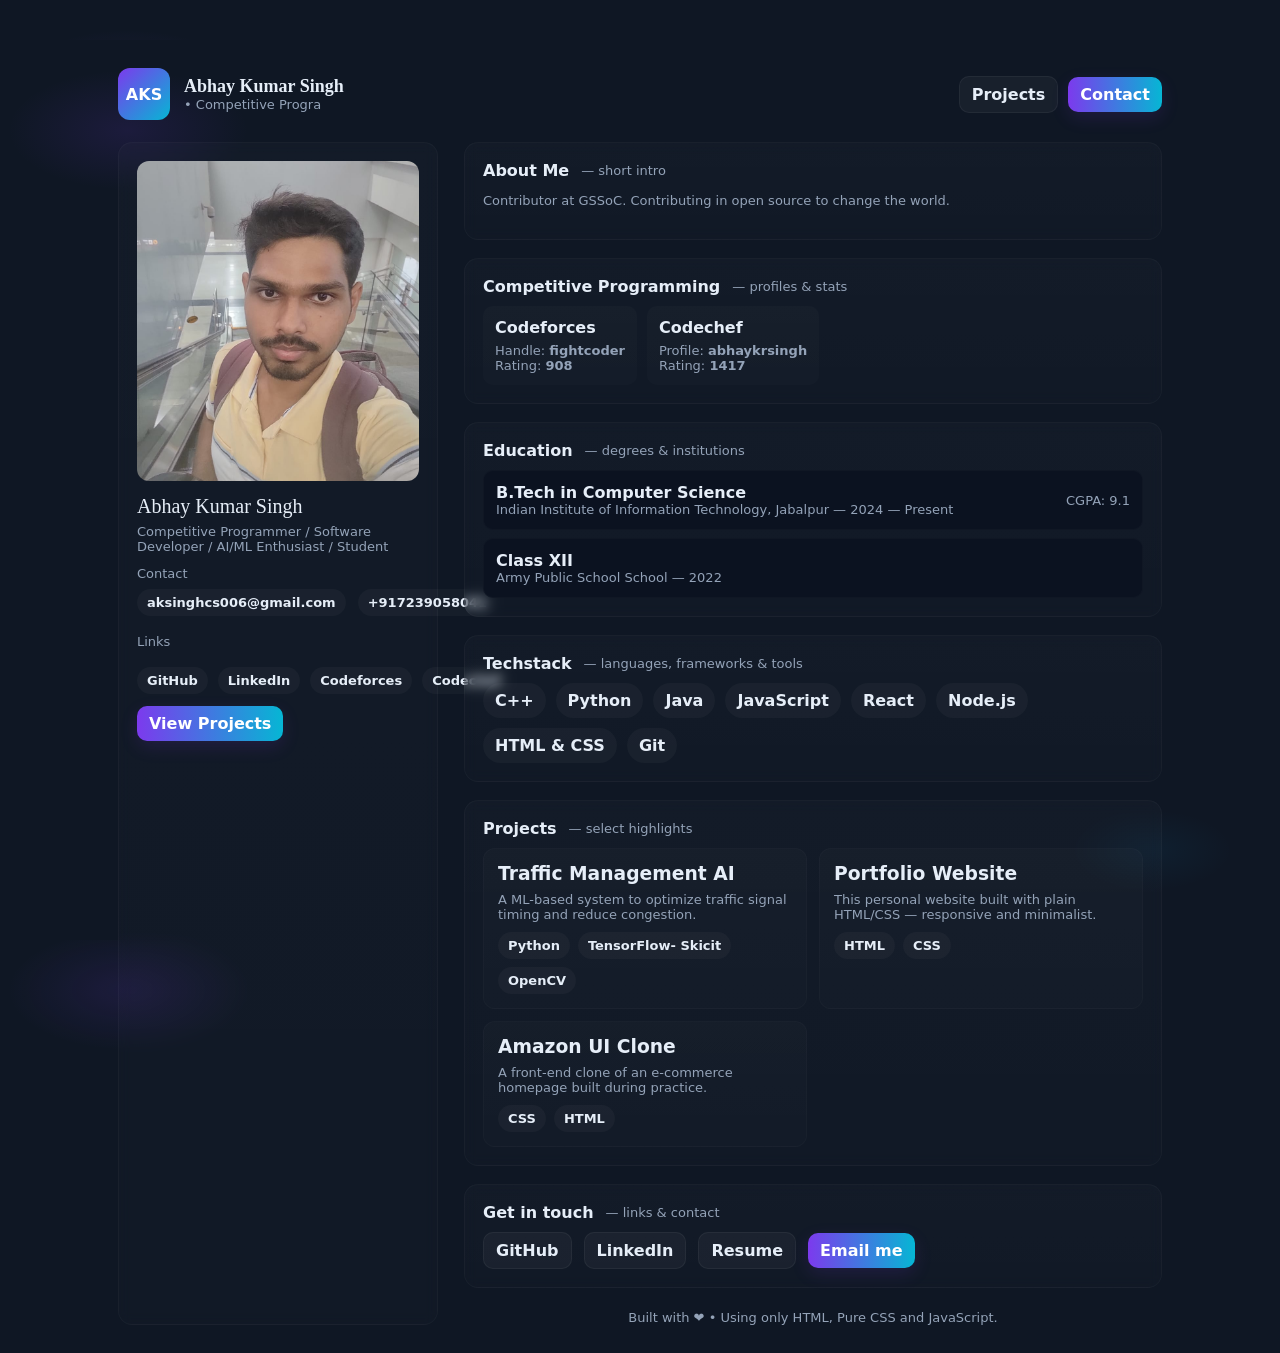
<file: index.html>
<!doctype html>
<html lang="en">
<head>
  <meta charset="utf-8" />
  <meta name="viewport" content="width=device-width,initial-scale=1" />
  <title>AKS — Portfolio</title>
  <link rel="stylesheet" href="web.css">
</head>
<body>
  <div class="container">
    <header>
      <div class="brand">
        <div class="logo">AKS</div>
        <div>
          <h1 id="nav_name">Abhay Kumar Singh</h1>
          <div class="muted"><!--Competitive Programmer • Developer • Student-->• <span id="typewriter" aria-hidden="true"></span><span class="typewriter-caret" aria-hidden="true"></span></div>
        </div>
      </div>
      <nav>
        <a class="btn" href="#projects">Projects</a>
        <!-- <a class="btn" href="#experience">Experience</a> -->
        <a class="btn primary" href="#contact">Contact</a>
      </nav>
    </header>

    <main>
      <!-- LEFT COLUMN -->
      <aside class="card">
        <img class="profile-photo" src="photo.jpg" alt="Your Photo (replace profile.jpg)">
        <div class="name">Abhay Kumar Singh</div>
        <div class="role">Competitive Programmer / Software Developer / AI/ML Enthusiast / Student</div>
        <div class="contact">
          <div class="muted">Contact</div>
          <div class="row">
            <div class="chip">aksinghcs006@gmail.com</div>
            <div class="chip">+917239058041</div>
          </div>

          <div class="muted" style="margin-top:10px">Links</div>
          <div class="socials">
            <a class="chip" href="https://github.com/abhay-006">GitHub</a>
            <a class="chip" href="https://www.linkedin.com/in/abhay-kumar-singh-117985354/">LinkedIn</a>
            <a class="chip" href="https://codeforces.com/profile/Fightcoder">Codeforces</a>
            <a class="chip" href="https://www.codechef.com/users/abhaykrsingh">Codechef</a>
          </div>

          <div style="margin-top:12px">
            <a class="btn primary" href="#projects">View Projects</a>
          </div>
        </div>
      </aside>

      <!-- RIGHT COLUMN -->
      <div>
        <section id="about" class="card">
          <div class="section-title"><h2>About Me</h2><div class="muted">— short intro</div></div>
          <p class="muted">Contributor at GSSoC. Contributing in open source to change the world.</p>
        </section>

        <section id="competitive" class="card">
          <div class="section-title"><h2>Competitive Programming</h2><div class="muted">— profiles & stats</div></div>
          <div class="cp-grid">
            <div class="platform">
              <strong>Codeforces</strong>
              <div class="muted" style="margin-top:6px">Handle: <span style="font-weight:700">fightcoder</span></div>
              <div class="muted">Rating: <span style="font-weight:700">908</span></div>
            </div>
            <div class="platform">
              <strong>Codechef</strong>
              <div class="muted" style="margin-top:6px">Profile: <span style="font-weight:700">abhaykrsingh</span></div>
              <div class="muted">Rating: <span style="font-weight:700">1417</span></div>
            </div>
          </div>
        </section>

        <section id="education" class="card">
          <div class="section-title"><h2>Education</h2><div class="muted">— degrees & institutions</div></div>
          <div class="edu">
            <div class="item">
              <div style="display:flex;justify-content:space-between;align-items:center">
                <div><strong>B.Tech in Computer Science</strong><div class="muted">Indian Institute of Information Technology, Jabalpur — 2024 — Present</div></div>
                <div class="muted">CGPA: 9.1</div>
              </div>
            </div>
            <div class="item">
              <div><strong>Class XII</strong><div class="muted">Army Public School School — 2022</div></div>
            </div>
          </div>
        </section>

        <section id="tech" class="card">
          <div class="section-title"><h2>Techstack</h2><div class="muted">— languages, frameworks & tools</div></div>
          <div class="techstack">
            <span class="skill">C++</span>
            <span class="skill">Python</span>
            <span class="skill">Java</span>
            <span class="skill">JavaScript</span>
            <span class="skill">React</span>
            <span class="skill">Node.js</span>
            <span class="skill">HTML & CSS</span>
            <span class="skill">Git</span>
          </div>
        </section>

        <section id="projects" class="card">
          <div class="section-title"><h2>Projects</h2><div class="muted">— select highlights</div></div>
          <div class="projects">
            <article class="project">
              <h3>Traffic Management AI</h3>
              <div class="muted">A ML-based system to optimize traffic signal timing and reduce congestion.</div>
              <div class="tags" style="margin-top:10px">
                <span class="chip">Python</span>
                <span class="chip">TensorFlow- Skicit</span>
                <span class="chip">OpenCV</span>
              </div>
            </article>

            <article class="project">
              <h3>Portfolio Website</h3>
              <div class="muted">This personal website built with plain HTML/CSS — responsive and minimalist.</div>
              <div class="tags" style="margin-top:10px">
                <span class="chip">HTML</span>
                <span class="chip">CSS</span>
              </div>
            </article>

            <article class="project">
              <h3>Amazon UI Clone</h3>
              <div class="muted">A front-end clone of an e-commerce homepage built during practice.</div>
              <div class="tags" style="margin-top:10px">
                <span class="chip">CSS</span>
                <span class="chip">HTML</span>
              </div>
            </article>

          </div>
        </section>
        <section id="contact" class="card">
          <div class="section-title"><h2>Get in touch</h2><div class="muted">— links & contact</div></div>
          <div class="row">
            <a class="btn" href="https://github.com/abhay-006">GitHub</a>
            <a class="btn" href="https://www.linkedin.com/in/abhay-kumar-singh-117985354/">LinkedIn</a>
            <a class="btn" href="#">Resume</a>
            <a class="btn primary" href="mailto:aksinghcs006@gmail.com">Email me</a>
          </div>
        </section>

        <footer>
          Built with ❤️ • Using only HTML, Pure CSS and JavaScript.
        </footer>
      </div>
    </main>
  </div>
  <div class="cursor-circle"></div>
  <!-- cursor tracker element and toast -->
  <div class="cursor-trail" id="cursorTrail" aria-hidden="true"></div>
  <div class="toast" id="toast">Copied to clipboard</div>
  <script src="script.js"></script>
</body>
</html>
</file>
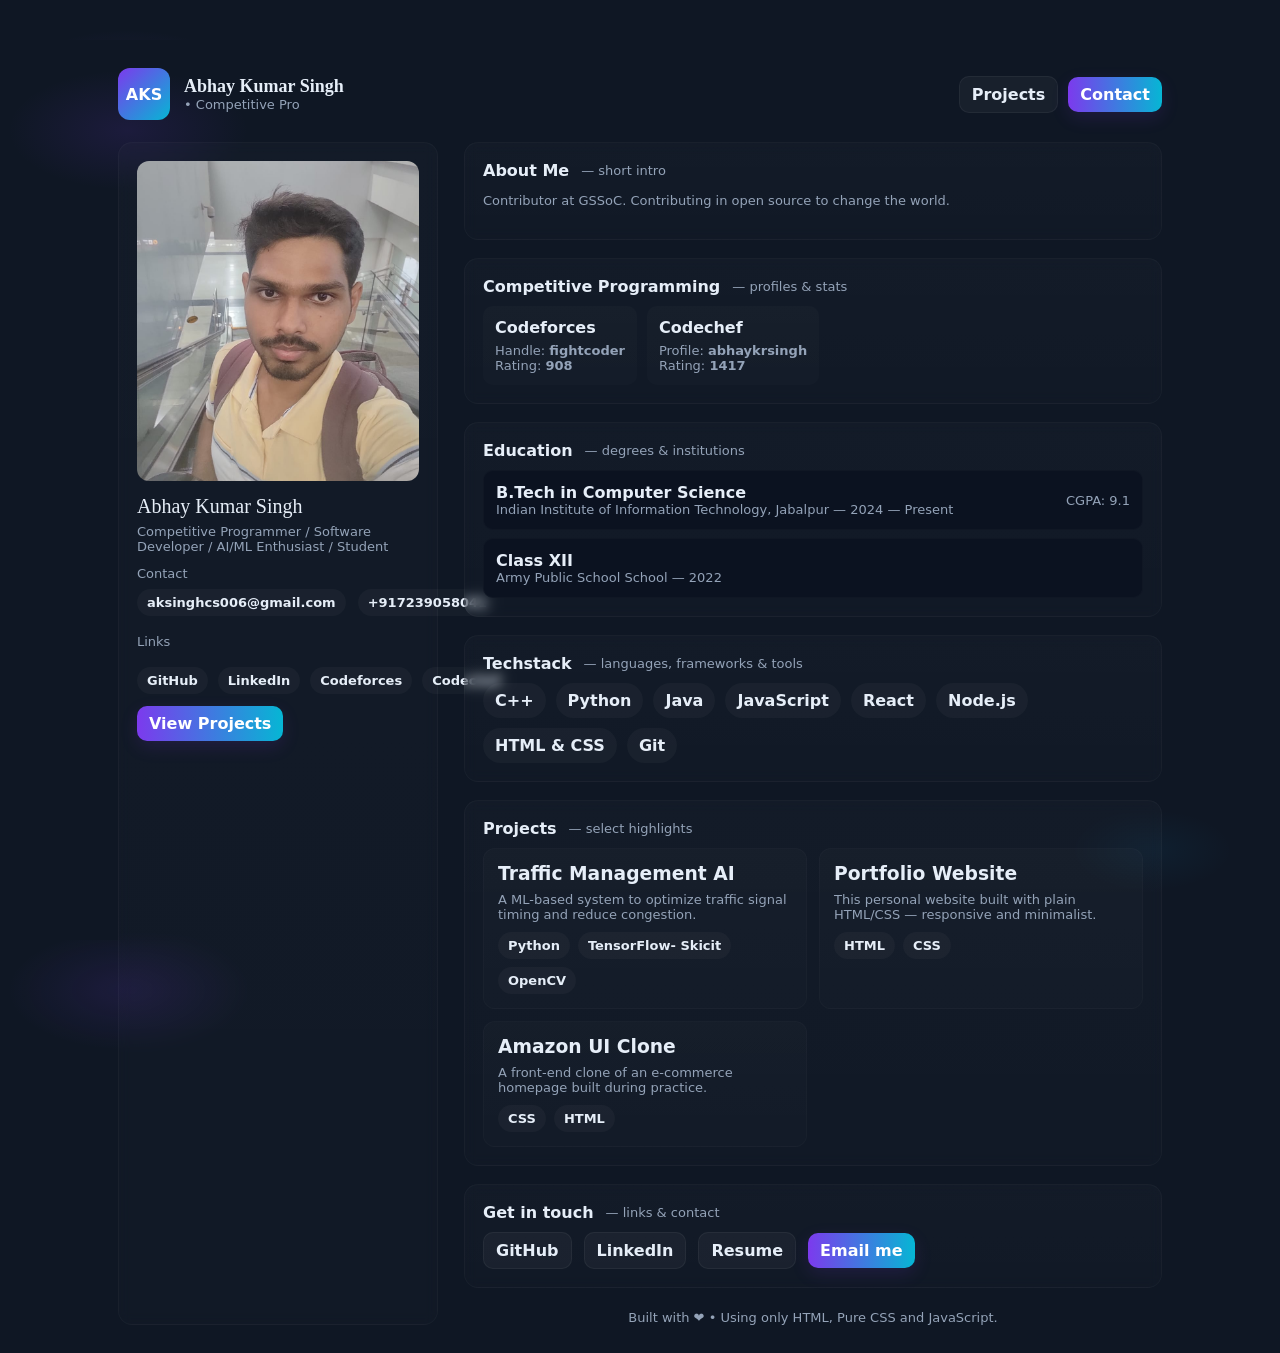
<file: portfolio.html>
<!doctype html>
<html lang="en">
<head>
  <meta charset="utf-8" />
  <meta name="viewport" content="width=device-width,initial-scale=1" />
  <title>AKS — Portfolio</title>
  <link rel="stylesheet" href="portfolio.css">
</head>
<body>
  <div class="container">
    <header>
      <div class="brand">
        <div class="logo">AKS</div>
        <div>
          <h1 id="nav_name">Abhay Kumar Singh</h1>
          <div class="muted"><!--Competitive Programmer • Developer • Student-->• <span id="typewriter" aria-hidden="true"></span><span class="typewriter-caret" aria-hidden="true"></span></div>
        </div>
      </div>
      <nav>
        <a class="btn" href="#projects">Projects</a>
        <!-- <a class="btn" href="#experience">Experience</a> -->
        <a class="btn primary" href="#contact">Contact</a>
      </nav>
    </header>

    <main>
      <!-- LEFT COLUMN -->
      <aside class="card">
        <img class="profile-photo" src="photo.jpg" alt="Your Photo (replace profile.jpg)">
        <div class="name">Abhay Kumar Singh</div>
        <div class="role">Competitive Programmer / Software Developer / AI/ML Enthusiast / Student</div>
        <div class="contact">
          <div class="muted">Contact</div>
          <div class="row">
            <div class="chip">aksinghcs006@gmail.com</div>
            <div class="chip">+917239058041</div>
          </div>

          <div class="muted" style="margin-top:10px">Links</div>
          <div class="socials">
            <a class="chip" href="https://github.com/abhay-006">GitHub</a>
            <a class="chip" href="https://www.linkedin.com/in/abhay-kumar-singh-117985354/">LinkedIn</a>
            <a class="chip" href="https://codeforces.com/profile/Fightcoder">Codeforces</a>
            <a class="chip" href="https://www.codechef.com/users/abhaykrsingh">Codechef</a>
          </div>

          <div style="margin-top:12px">
            <a class="btn primary" href="#projects">View Projects</a>
          </div>
        </div>
      </aside>

      <!-- RIGHT COLUMN -->
      <div>
        <section id="about" class="card">
          <div class="section-title"><h2>About Me</h2><div class="muted">— short intro</div></div>
          <p class="muted">Contributor at GSSoC. Contributing in open source to change the world.</p>
        </section>

        <section id="competitive" class="card">
          <div class="section-title"><h2>Competitive Programming</h2><div class="muted">— profiles & stats</div></div>
          <div class="cp-grid">
            <div class="platform">
              <strong>Codeforces</strong>
              <div class="muted" style="margin-top:6px">Handle: <span style="font-weight:700">fightcoder</span></div>
              <div class="muted">Rating: <span style="font-weight:700">908</span></div>
            </div>
            <div class="platform">
              <strong>Codechef</strong>
              <div class="muted" style="margin-top:6px">Profile: <span style="font-weight:700">abhaykrsingh</span></div>
              <div class="muted">Rating: <span style="font-weight:700">1417</span></div>
            </div>
          </div>
        </section>

        <section id="education" class="card">
          <div class="section-title"><h2>Education</h2><div class="muted">— degrees & institutions</div></div>
          <div class="edu">
            <div class="item">
              <div style="display:flex;justify-content:space-between;align-items:center">
                <div><strong>B.Tech in Computer Science</strong><div class="muted">Indian Institute of Information Technology, Jabalpur — 2024 — Present</div></div>
                <div class="muted">CGPA: 9.1</div>
              </div>
            </div>
            <div class="item">
              <div><strong>Class XII</strong><div class="muted">Army Public School School — 2022</div></div>
            </div>
          </div>
        </section>

        <section id="tech" class="card">
          <div class="section-title"><h2>Techstack</h2><div class="muted">— languages, frameworks & tools</div></div>
          <div class="techstack">
            <span class="skill">C++</span>
            <span class="skill">Python</span>
            <span class="skill">Java</span>
            <span class="skill">JavaScript</span>
            <span class="skill">React</span>
            <span class="skill">Node.js</span>
            <span class="skill">HTML & CSS</span>
            <span class="skill">Git</span>
          </div>
        </section>

        <section id="projects" class="card">
          <div class="section-title"><h2>Projects</h2><div class="muted">— select highlights</div></div>
          <div class="projects">
            <article class="project">
              <h3>Traffic Management AI</h3>
              <div class="muted">A ML-based system to optimize traffic signal timing and reduce congestion.</div>
              <div class="tags" style="margin-top:10px">
                <span class="chip">Python</span>
                <span class="chip">TensorFlow- Skicit</span>
                <span class="chip">OpenCV</span>
              </div>
            </article>

            <article class="project">
              <h3>Portfolio Website</h3>
              <div class="muted">This personal website built with plain HTML/CSS — responsive and minimalist.</div>
              <div class="tags" style="margin-top:10px">
                <span class="chip">HTML</span>
                <span class="chip">CSS</span>
              </div>
            </article>

            <article class="project">
              <h3>Amazon UI Clone</h3>
              <div class="muted">A front-end clone of an e-commerce homepage built during practice.</div>
              <div class="tags" style="margin-top:10px">
                <span class="chip">CSS</span>
                <span class="chip">HTML</span>
              </div>
            </article>

          </div>
        </section>
        <section id="contact" class="card">
          <div class="section-title"><h2>Get in touch</h2><div class="muted">— links & contact</div></div>
          <div class="row">
            <a class="btn" href="https://github.com/abhay-006">GitHub</a>
            <a class="btn" href="https://www.linkedin.com/in/abhay-kumar-singh-117985354/">LinkedIn</a>
            <a class="btn" href="#">Resume</a>
            <a class="btn primary" href="mailto:aksinghcs006@gmail.com">Email me</a>
          </div>
        </section>

        <footer>
          Built with ❤️ • Using only HTML, Pure CSS and JavaScript.
        </footer>
      </div>
    </main>
  </div>
  <div class="cursor-circle"></div>
  <!-- cursor tracker element and toast -->
  <div class="cursor-trail" id="cursorTrail" aria-hidden="true"></div>
  <div class="toast" id="toast">Copied to clipboard</div>
  <script src="script.js"></script>
</body>
</html>
</file>
<file: web.css>
:root{
      --bg:#0f1724; /* deep navy */
      --card:#0b1220;
      --muted:#94a3b8;
      --accent:#7c3aed; /* violet */
      --glass: rgba(255,255,255,0.04);
      --radius:14px;
      --max-width:1100px;
      color-scheme: dark;
    }
*{
    box-sizing:border-box
}
html,body{
    height:100%;
    margin:0;
    font-family:Inter, system-ui, -apple-system, 'Segoe UI', Roboto, 'Helvetica Neue', Arial; 
    background: radial-gradient(1200px 600px at 10% 10%, rgba(124,58,237,0.12), transparent 10%), radial-gradient(800px 400px at 90% 90%, rgba(14,165,233,0.06), transparent 10%), var(--bg);
    color:#e6eef8;
}

a{
    color:inherit;
    text-decoration:none
}
.container{
    max-width:var(--max-width);
    margin:40px auto;
    padding:28px
}

header{
    display:flex;
    align-items:center;
    justify-content:space-between;
    gap:16px;
    margin-bottom:22px;
}
.brand{
    display:flex;
    align-items:center;
    gap:14px
}
.logo{
    width:52px;
    height:52px;
    border-radius:12px;
    background:linear-gradient(135deg,var(--accent),#06b6d4);
    display:flex;
    align-items:center;
    justify-content:center;
    font-weight:700;
    color:white
}
.brand h1{
    font-family:Poppins, Inter;
    margin:0;
    font-size:18px;
    position: static;
}
nav{
    display:flex;
    gap:10px;
    align-items:center
}
.btn{
    padding:8px 12px;
    border-radius:10px;
    background:var(--glass);border:1px solid rgba(255,255,255,0.05);font-weight:600;cursor:pointer}
.btn.primary{
    background:linear-gradient(90deg,var(--accent),#06b6d4);
    color:white;
    border:none;
    box-shadow:0 6px 18px rgba(124,58,237,0.14)
}

main{
    display:grid;
    grid-template-columns:320px 1fr;
    gap:26px
}

.card{
    background:linear-gradient(180deg, rgba(255,255,255,0.02), rgba(255,255,255,0.01));
    padding:18px;
    border-radius:var(--radius);
    backdrop-filter: blur(6px);
    border:1px solid rgba(255,255,255,0.03)
}
.profile-photo{
    width:100%;
    height:320px;
    border-radius:12px;
    object-fit:cover;
    background:linear-gradient(180deg,#111827,#0b1220);
    display:block
}
.name{
    margin-top:14px;
    margin-bottom:6px;
    font-family:Poppins;
    font-size:20px
}
.role{
    color:var(--muted);
    font-size:13px;
    margin:0
}
.contact{
    margin-top:12px;
    display:flex;
    flex-direction:column;
    gap:8px
}
.socials{
    display:flex;
    gap:10px;
    margin-top:10px
}
.chip{
    display:inline-block;
    padding:6px 10px;
    border-radius:999px;
    background:rgba(255,255,255,0.03);
    font-weight:600;
    font-size:13px
}

section{
    margin-bottom:18px
}
.section-title{
    display:flex;
    align-items:center;
    gap:12px;
    margin-bottom:10px
}
.section-title h2{
    margin:0;
    font-size:16px
}
.muted{
    color:var(--muted);
    font-size:13px
}

.cp-grid{
    display:flex;
    flex-wrap:wrap;
    gap:10px
}
.platform{
    padding:12px;
    border-radius:10px;
    background:linear-gradient(180deg, rgba(255,255,255,0.02), rgba(255,255,255,0.01));
    min-width:140px
}

.edu{
    display:flex;
    flex-direction:column;
    gap:8px
}
.edu .item{
    padding:12px;
    border-radius:10px;
    background:var(--card);
    border:1px solid rgba(255,255,255,0.02)
}

.techstack{
    display:flex;
    flex-wrap:wrap;
    gap:10px
}
.skill{
    padding:8px 12px;
    border-radius:999px;
    background:rgba(255,255,255,0.03);
    font-weight:600
}

.projects{
    display:grid;
    grid-template-columns:repeat(auto-fill,minmax(240px,1fr));
    gap:12px
}
.project{
    padding:14px;
    border-radius:12px;
    background:linear-gradient(180deg, rgba(255,255,255,0.02), rgba(255,255,255,0.01));
    border:1px solid rgba(255,255,255,0.02)
}
.project h3{
    margin:0 0 8px 0
}
.tags{
    display:flex;
    gap:8px;
    flex-wrap:wrap
}

.timeline{
    display:flex;
    flex-direction:column;
    gap:10px
}
.exp{
    padding:12px;
    border-radius:10px;
    background:var(--card);
    border:1px solid rgba(255,255,255,0.02)
}

footer{
    margin-top:22px;
    text-align:center;
    color:var(--muted);
    font-size:13px
}

/* utility */
.row{
    display:flex;
    align-items:center;
    gap:12px
}

/* cursor tracker styles */
.cursor-trail{
    position: fixed;
    left: 0;
    top: 0;
    width: 28px;
    height: 28px;
    border-radius: 50%;
    pointer-events: none;
    transform: translate(-50%, -50%) scale(1);
    background: rgba(124,58,237,0.12);
    border: 2px solid rgba(124,58,237,0.5);
    transition: transform 120ms ease, width 120ms ease, height 120ms ease, background 120ms ease, opacity 200ms ease;
    z-index: 9999;
    mix-blend-mode: screen;
    opacity: 0;
    backdrop-filter: blur(2px);
}

.cursor-hidden {
    opacity: 0 !important;
}

/* toast for copy feedback */
.toast {
    position: fixed;
    right: 20px;
    bottom: 20px;
    background: rgba(17,24,39,0.95);
    color: #fff;
    padding: 10px 14px;
    border-radius: 8px;
    font-size: 13px;
    box-shadow: 0 8px 20px rgba(2,6,23,0.6);
    opacity: 0;
    transform: translateY(10px);
    transition: opacity 220ms ease, transform 220ms ease;
    z-index: 10000;
}
.toast.show{ 
    opacity: 1; 
    transform: translateY(0); 
}

/* responsive */
@media (max-width:900px){
main{
    grid-template-columns:1fr;
}
.profile-photo{
    height:260px
}
}

/* ---------------- sprinkle + ripple effect styles ---------------- */
.sprinkle {
    position: fixed;
    width: 6px;
    height: 6px;
    border-radius: 50%;
    pointer-events: none;
    animation: sprinkleAnim 600ms ease-out forwards;
    z-index: 9998;
}
@keyframes sprinkleAnim {
    from { transform: translate(0,0) scale(1); opacity: 1; }
    to   { transform: translate(var(--dx), var(--dy)) scale(0.5); opacity: 0; }
}
.ripple {
    position: fixed;
    border-radius: 50%;
    border: 2px solid var(--accent2);
    transform: translate(-50%, -50%);
    pointer-events: none;
    animation: rippleAnim 0.6s ease-out forwards;
    z-index: 9997;
}
@keyframes rippleAnim {
    from { width: 0; height: 0; opacity: 0.8; }
    to   { width: 150px; height: 150px; opacity: 0; }
}
</file>
<file: portfolio.css>
:root{
      --bg:#0f1724; /* deep navy */
      --card:#0b1220;
      --muted:#94a3b8;
      --accent:#7c3aed; /* violet */
      --glass: rgba(255,255,255,0.04);
      --radius:14px;
      --max-width:1100px;
      color-scheme: dark;
    }
*{
    box-sizing:border-box
}
html,body{
    height:100%;
    margin:0;
    font-family:Inter, system-ui, -apple-system, 'Segoe UI', Roboto, 'Helvetica Neue', Arial; 
    background: radial-gradient(1200px 600px at 10% 10%, rgba(124,58,237,0.12), transparent 10%), radial-gradient(800px 400px at 90% 90%, rgba(14,165,233,0.06), transparent 10%), var(--bg);
    color:#e6eef8;
}

a{
    color:inherit;
    text-decoration:none
}
.container{
    max-width:var(--max-width);
    margin:40px auto;
    padding:28px
}

header{
    display:flex;
    align-items:center;
    justify-content:space-between;
    gap:16px;
    margin-bottom:22px;
}
.brand{
    display:flex;
    align-items:center;
    gap:14px
}
.logo{
    width:52px;
    height:52px;
    border-radius:12px;
    background:linear-gradient(135deg,var(--accent),#06b6d4);
    display:flex;
    align-items:center;
    justify-content:center;
    font-weight:700;
    color:white
}
.brand h1{
    font-family:Poppins, Inter;
    margin:0;
    font-size:18px;
    position: static;
}
nav{
    display:flex;
    gap:10px;
    align-items:center
}
.btn{
    padding:8px 12px;
    border-radius:10px;
    background:var(--glass);border:1px solid rgba(255,255,255,0.05);font-weight:600;cursor:pointer}
.btn.primary{
    background:linear-gradient(90deg,var(--accent),#06b6d4);
    color:white;
    border:none;
    box-shadow:0 6px 18px rgba(124,58,237,0.14)
}

main{
    display:grid;
    grid-template-columns:320px 1fr;
    gap:26px
}

.card{
    background:linear-gradient(180deg, rgba(255,255,255,0.02), rgba(255,255,255,0.01));
    padding:18px;
    border-radius:var(--radius);
    backdrop-filter: blur(6px);
    border:1px solid rgba(255,255,255,0.03)
}
.profile-photo{
    width:100%;
    height:320px;
    border-radius:12px;
    object-fit:cover;
    background:linear-gradient(180deg,#111827,#0b1220);
    display:block
}
.name{
    margin-top:14px;
    margin-bottom:6px;
    font-family:Poppins;
    font-size:20px
}
.role{
    color:var(--muted);
    font-size:13px;
    margin:0
}
.contact{
    margin-top:12px;
    display:flex;
    flex-direction:column;
    gap:8px
}
.socials{
    display:flex;
    gap:10px;
    margin-top:10px
}
.chip{
    display:inline-block;
    padding:6px 10px;
    border-radius:999px;
    background:rgba(255,255,255,0.03);
    font-weight:600;
    font-size:13px
}

section{
    margin-bottom:18px
}
.section-title{
    display:flex;
    align-items:center;
    gap:12px;
    margin-bottom:10px
}
.section-title h2{
    margin:0;
    font-size:16px
}
.muted{
    color:var(--muted);
    font-size:13px
}

.cp-grid{
    display:flex;
    flex-wrap:wrap;
    gap:10px
}
.platform{
    padding:12px;
    border-radius:10px;
    background:linear-gradient(180deg, rgba(255,255,255,0.02), rgba(255,255,255,0.01));
    min-width:140px
}

.edu{
    display:flex;
    flex-direction:column;
    gap:8px
}
.edu .item{
    padding:12px;
    border-radius:10px;
    background:var(--card);
    border:1px solid rgba(255,255,255,0.02)
}

.techstack{
    display:flex;
    flex-wrap:wrap;
    gap:10px
}
.skill{
    padding:8px 12px;
    border-radius:999px;
    background:rgba(255,255,255,0.03);
    font-weight:600
}

.projects{
    display:grid;
    grid-template-columns:repeat(auto-fill,minmax(240px,1fr));
    gap:12px
}
.project{
    padding:14px;
    border-radius:12px;
    background:linear-gradient(180deg, rgba(255,255,255,0.02), rgba(255,255,255,0.01));
    border:1px solid rgba(255,255,255,0.02)
}
.project h3{
    margin:0 0 8px 0
}
.tags{
    display:flex;
    gap:8px;
    flex-wrap:wrap
}

.timeline{
    display:flex;
    flex-direction:column;
    gap:10px
}
.exp{
    padding:12px;
    border-radius:10px;
    background:var(--card);
    border:1px solid rgba(255,255,255,0.02)
}

footer{
    margin-top:22px;
    text-align:center;
    color:var(--muted);
    font-size:13px
}

/* utility */
.row{
    display:flex;
    align-items:center;
    gap:12px
}

/* cursor tracker styles */
.cursor-trail{
    position: fixed;
    left: 0;
    top: 0;
    width: 28px;
    height: 28px;
    border-radius: 50%;
    pointer-events: none;
    transform: translate(-50%, -50%) scale(1);
    background: rgba(124,58,237,0.12);
    border: 2px solid rgba(124,58,237,0.5);
    transition: transform 120ms ease, width 120ms ease, height 120ms ease, background 120ms ease, opacity 200ms ease;
    z-index: 9999;
    mix-blend-mode: screen;
    opacity: 0;
    backdrop-filter: blur(2px);
}

.cursor-hidden {
    opacity: 0 !important;
}

/* toast for copy feedback */
.toast {
    position: fixed;
    right: 20px;
    bottom: 20px;
    background: rgba(17,24,39,0.95);
    color: #fff;
    padding: 10px 14px;
    border-radius: 8px;
    font-size: 13px;
    box-shadow: 0 8px 20px rgba(2,6,23,0.6);
    opacity: 0;
    transform: translateY(10px);
    transition: opacity 220ms ease, transform 220ms ease;
    z-index: 10000;
}
.toast.show{ 
    opacity: 1; 
    transform: translateY(0); 
}

/* responsive */
@media (max-width:900px){
main{
    grid-template-columns:1fr;
}
.profile-photo{
    height:260px
}
}

/* ---------------- sprinkle + ripple effect styles ---------------- */
.sprinkle {
    position: fixed;
    width: 6px;
    height: 6px;
    border-radius: 50%;
    pointer-events: none;
    animation: sprinkleAnim 600ms ease-out forwards;
    z-index: 9998;
}
@keyframes sprinkleAnim {
    from { transform: translate(0,0) scale(1); opacity: 1; }
    to   { transform: translate(var(--dx), var(--dy)) scale(0.5); opacity: 0; }
}
.ripple {
    position: fixed;
    border-radius: 50%;
    border: 2px solid var(--accent2);
    transform: translate(-50%, -50%);
    pointer-events: none;
    animation: rippleAnim 0.6s ease-out forwards;
    z-index: 9997;
}
@keyframes rippleAnim {
    from { width: 0; height: 0; opacity: 0.8; }
    to   { width: 150px; height: 150px; opacity: 0; }
}
</file>
